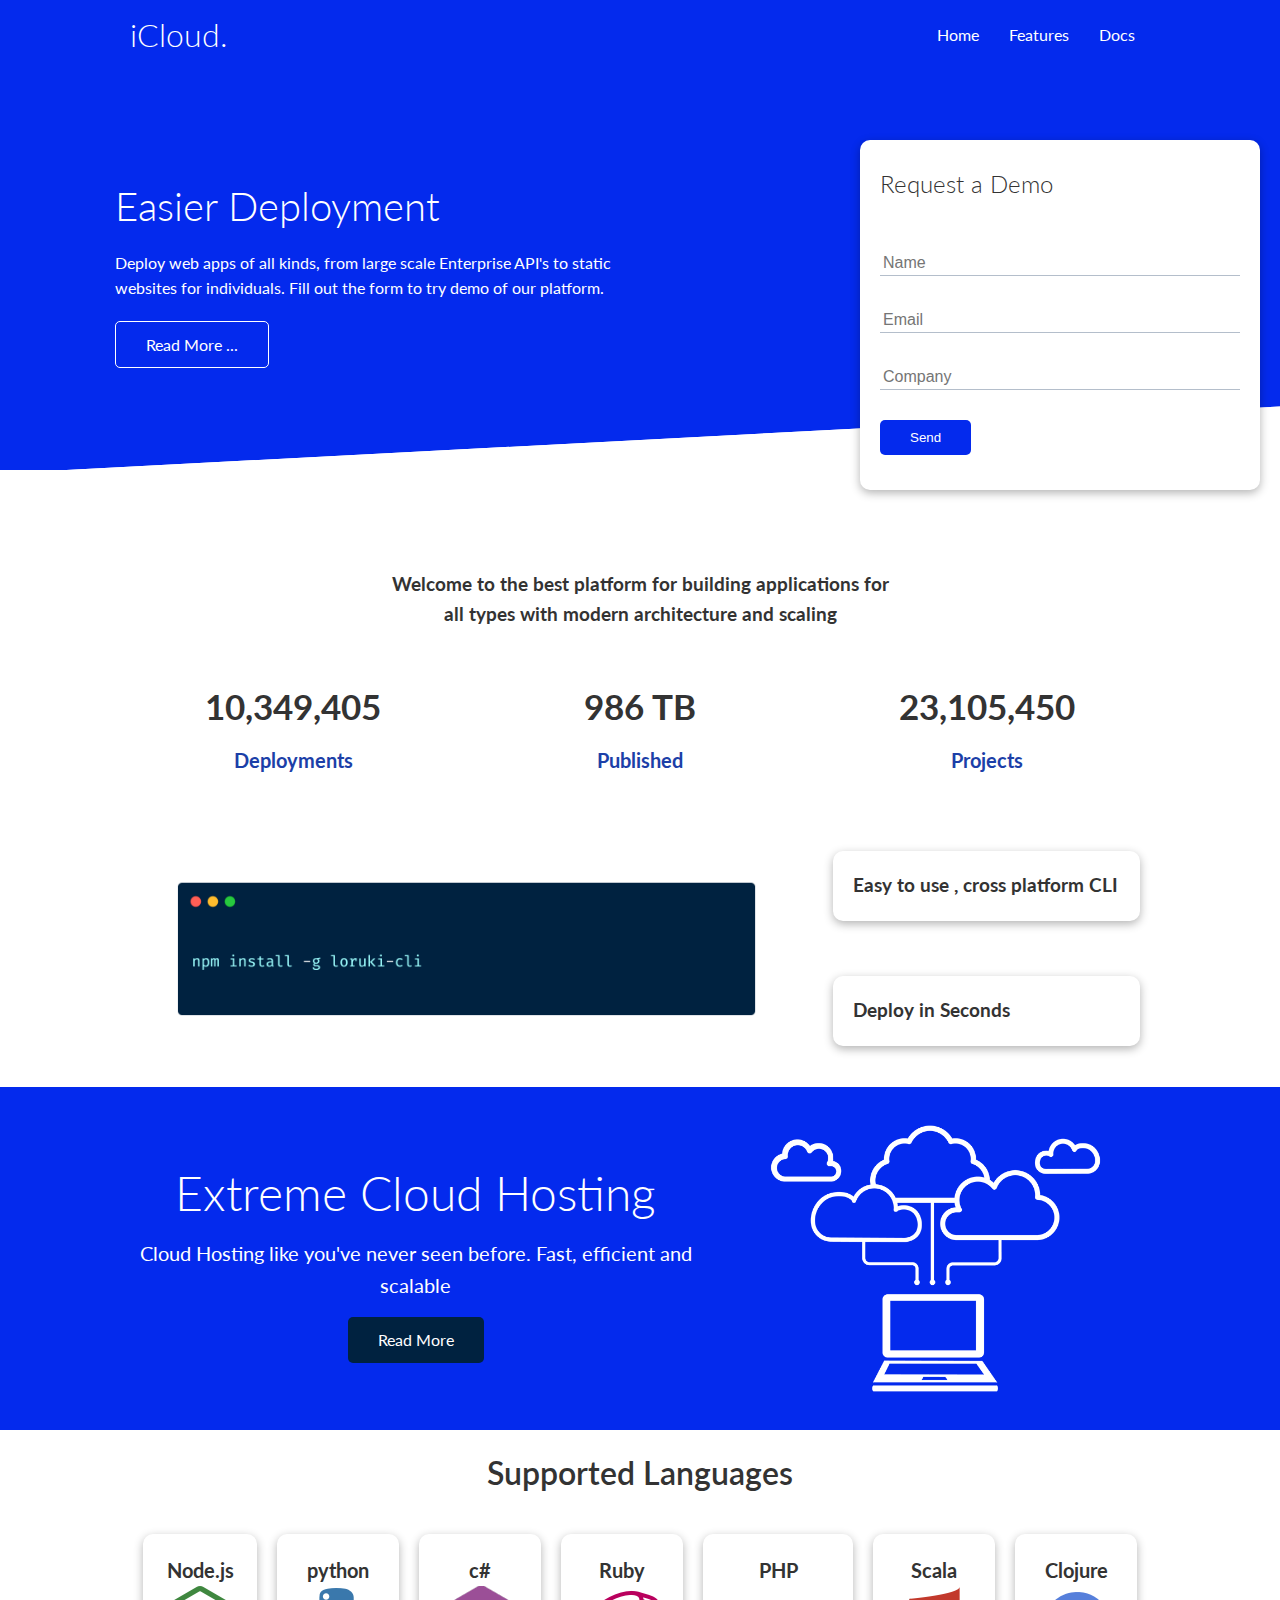
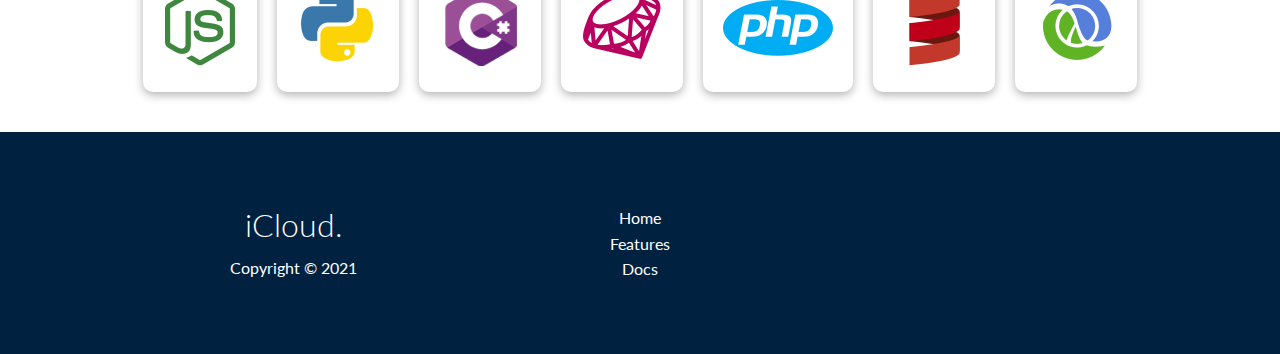
<file: index.html>
<!DOCTYPE html>
<html lang="en">

<head>
    <meta charset="UTF-8">
    <meta http-equiv="X-UA-Compatible" content="IE=edge">
    <meta name="viewport" content="width=device-width, initial-scale=1.0">
    <link rel="stylesheet" href="https://cdnjs.cloudflare.com/ajax/libs/font-awesome/5.15.2/css/all.min.css"
        integrity="sha512-HK5fgLBL+xu6dm/Ii3z4xhlSUyZgTT9tuc/hSrtw6uzJOvgRr2a9jyxxT1ely+B+xFAmJKVSTbpM/CuL7qxO8w=="
        crossorigin="anonymous" />
    <link rel="stylesheet" href="css/style.css">
    <link rel="stylesheet" href="css/utilities.css">
    <title>Loruki | Cloud Solutions</title>
</head>

<body>
    <div class="navbar">
        <div class="container flex">
            <h1 class="logo">iCloud.</h1>
            <nav>
                <ul>
                    <li><a href="index.html">Home</a></li>
                    <li><a href="features.html">Features</a></li>
                    <li><a href="docs.html">Docs</a></li>
                </ul>
            </nav>
        </div>
    </div>

    <!-- Showcase -->

    <section class="showcase">
        <div class="container grid">
            <div class="showcase-text">
                <h1>Easier Deployment</h1>
                <p>
                    Deploy web apps of all kinds, from large scale Enterprise API's to static websites for individuals.
                    Fill out the form to try demo of our platform.
                </p>
                <a href="features.html" class="btn btn-outline">Read More ...</a>
            </div>
            <div class="showcase-form card">
                <h2>Request a Demo</h2>
                <form name="contact" method="POST" netlify-honeypot="bot-field" data-netlify="true">
                    <input type="hidden" name="form-name" value="contact">
                    <p class="hidden">
                        <label>Don't fill this if you're a human:
                            <input name="bot-field" />
                        </label>
                    </p>
                    <div class="form-control">
                        <input type="text" name="name" placeholder="Name" required>
                    </div>
                    <div class="form-control">
                        <input type="email" name="email" placeholder="Email" required>
                    </div>
                    <div class="form-control">
                        <input type="text" name="company" placeholder="Company" required>
                    </div>
                    <input type="submit" value="Send" class="btn btn-primary">
                </form>
            </div>
        </div>
    </section>

    <!-- Stats -->

    <section class="stats">
        <div class="container">
            <h3 class="stats-heading text-center ">
                Welcome to the best platform for building applications for all types with modern architecture and
                scaling
            </h3>
            <div class="grid grid-3 text-center my-4">
                <div>
                    <i class="fas fa-server fa-3x"></i>
                    <h3>10,349,405</h3>
                    <p class="text-secondary">Deployments</p>
                </div>
                <div>
                    <i class="fas fa-upload fa-3x"></i>
                    <h3>986 TB</h3>
                    <p class="text-secondary">Published</p>
                </div>
                <div>
                    <i class="fas fa-project-diagram fa-3x"></i>
                    <h3>23,105,450</h3>
                    <p class="text-secondary">Projects</p>
                </div>
            </div>
        </div>
    </section>

<!-- CLI -->

    <section class="cli">
        <div class="container grid">
            <img src="images/cli.png" alt="cli image">
            <div class="card">
                <h3>Easy to use , cross platform CLI</h3>
            </div>
            <div class="card">
                <h3>Deploy in Seconds</h3>
            </div>
        </div>
    </section>
    <section class="cloud bg-primary my-2 py-2">
        <div class="container grid bg-primary">
            <div class="text-center">
                <h2 class="lg">Extreme Cloud Hosting</h2>
                <p class="lead my-1">Cloud Hosting like you've never seen before.
                    Fast, efficient and scalable</p>
                <a href="features.html" class="btn btn-dark">Read More</a>
            </div>
            <img src="images/cloud.png" alt="cloud image">
        </div>
    </section>

    <!-- Languages -->
    
    <section class="languages">
        <h2 class="md text-center my-2">
            Supported Languages
        </h2>
        <div class="container flex">
            <div class="card">
                <h4>Node.js</h4>
                <img src="images/node.png" alt="Node">
            </div>
            <div class="card">
                <h4>python</h4>
                <img src="images/python.png" alt="Node">
            </div>
            <div class="card">
                <h4>c#</h4>
                <img src="images/csharp.png" alt="Node">
            </div>
            <div class="card">
                <h4>Ruby</h4>
                <img src="images/ruby.png" alt="Node">
            </div>
            <div class="card">
                <h4>PHP</h4>
                <img src="images/php.png" alt="Node">
            </div>
            <div class="card">
                <h4>Scala</h4>
                <img src="images/scala.png" alt="Node">
            </div>
            <div class="card">
                <h4>Clojure</h4>
                <img src="images/clojure.png" alt="Node">
            </div>
        </div>
    </section>

<!-- Footer -->

    <footer class="footer bg-dark py-5">
        <div class="container grid grid-3 text-center">
            <div>
                <h1>iCloud.</h1>
                <p>Copyright &copy; 2021</p>
            </div>
            <nav>
                <ul>
                    <li><a href="index.html">Home</a></li>
                    <li><a href="features.html">Features</a></li>
                    <li><a href="docs.html">Docs</a></li>
                </ul>
            </nav>
            <div class="social">
                <a href="#"><i class="fab fa-twitter fa-2x"></i></a>
                <a href="#"><i class="fab fa-instagram fa-2x"></i></a>
                <a href="#"><i class="fab fa-facebook fa-2x"></i></a>
                <a href="#"><i class="fab fa-github fa-2x"></i></a>
            </div>
        </div>
    </footer>

</body>
</html>
</file>
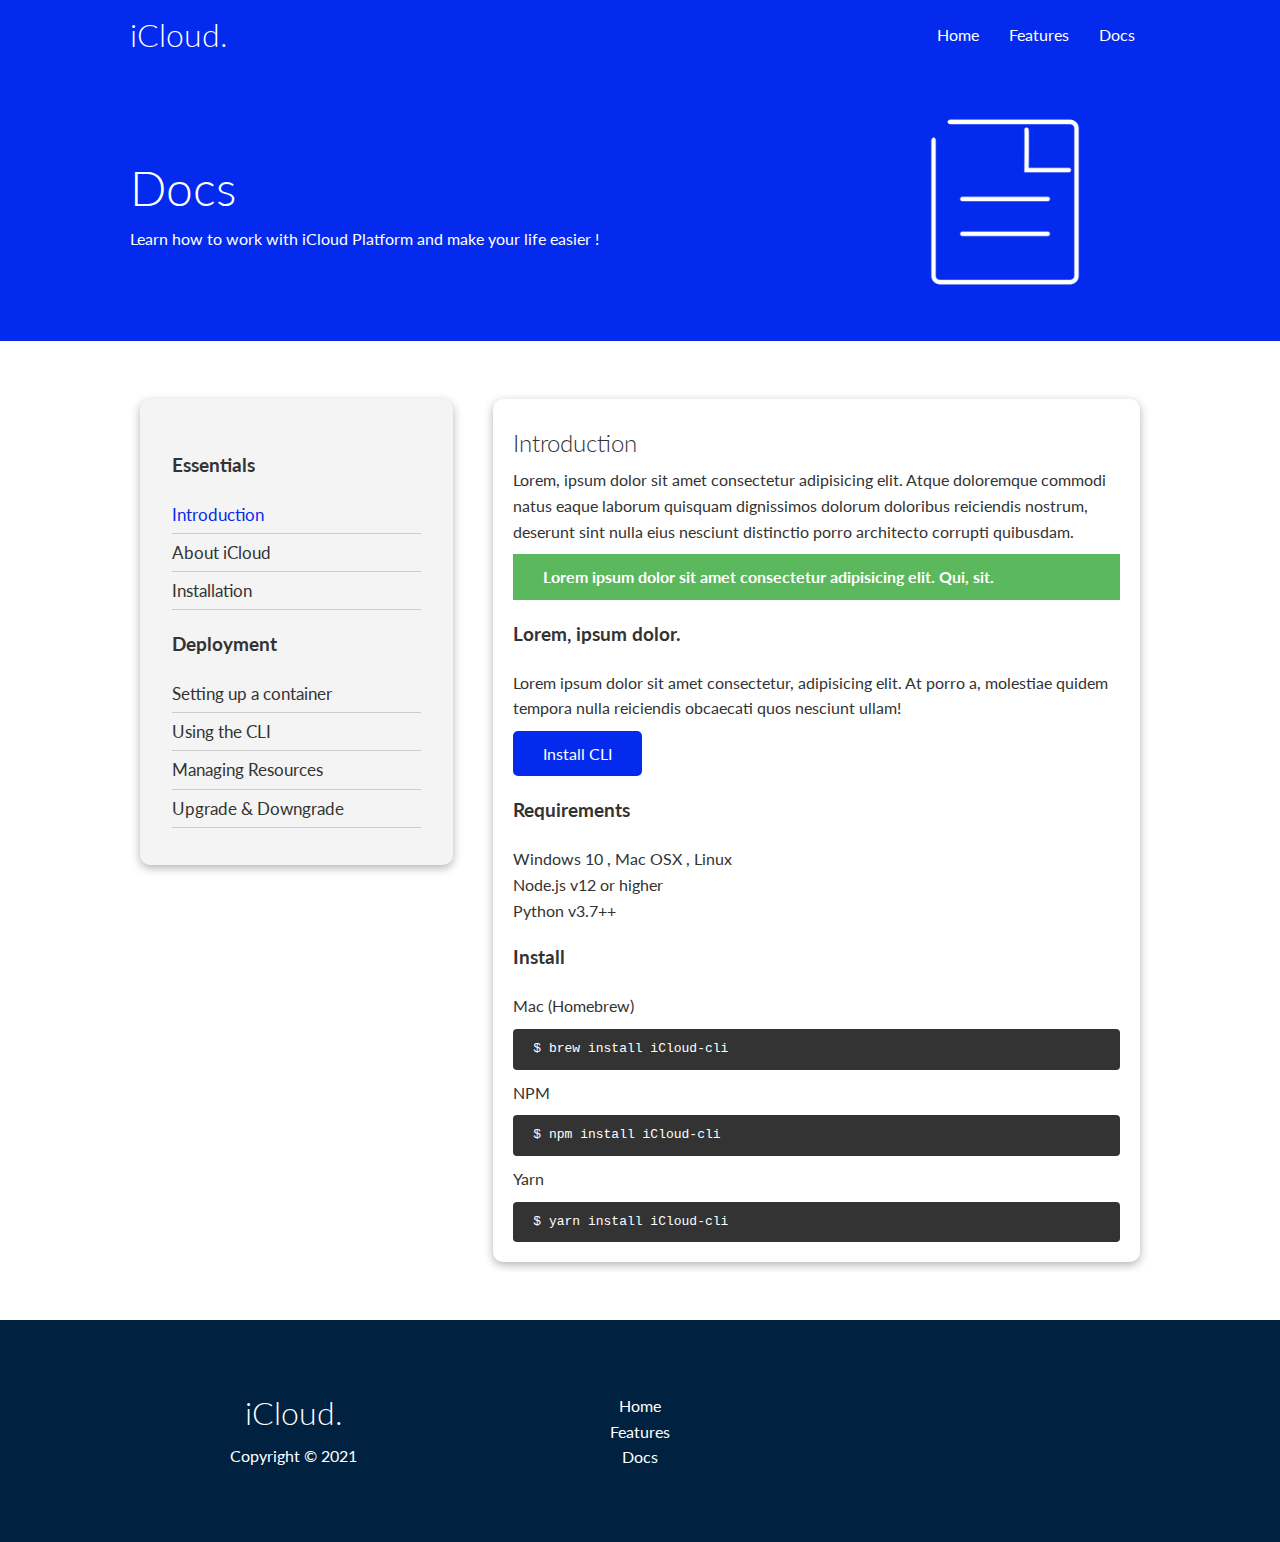
<file: docs.html>
<!DOCTYPE html>
<html lang="en">

<head>
    <meta charset="UTF-8">
    <meta http-equiv="X-UA-Compatible" content="IE=edge">
    <meta name="viewport" content="width=device-width, initial-scale=1.0">
    <link rel="stylesheet" href="https://cdnjs.cloudflare.com/ajax/libs/font-awesome/5.15.2/css/all.min.css"
        integrity="sha512-HK5fgLBL+xu6dm/Ii3z4xhlSUyZgTT9tuc/hSrtw6uzJOvgRr2a9jyxxT1ely+B+xFAmJKVSTbpM/CuL7qxO8w=="
        crossorigin="anonymous" />
    <link rel="stylesheet" href="css/style.css">
    <link rel="stylesheet" href="css/utilities.css">
    <title>Loruki | Cloud Solutions</title>
</head>

<body>

    <!-- NavBar -->

    <div class="navbar">
        <div class="container flex">
            <h1 class="logo">iCloud.</h1>
            <nav>
                <ul>
                    <li><a href="index.html">Home</a></li>
                    <li><a href="features.html">Features</a></li>
                    <li><a href="docs.html">Docs</a></li>
                </ul>
            </nav>
        </div>
    </div>

    <!-- Head -->

    <section class="docs-head bg-primary py-3">
        <div class="container grid ">
            <div>
                <h1 class="lg">Docs</h1>
                <p>Learn how to work with iCloud Platform and make your life easier !</p>
            </div>
            <div></div>
            <div>
                <img src="images/docs.png" alt="server image">
            </div>
        </div>
    </section>

    <!-- main -->

    <section class="docs-main my-4">
        <div class="container grid">
            <div class="card bg-light p-3">
                <h3 class="my-2">Essentials</h3>
                <nav>
                    <ul>
                        <li><a class="text-primary"href="#">Introduction</a></li>
                        <li><a href="#">About iCloud</a></li>
                        <li><a href="#">Installation</a></li>
                    </ul>
                </nav>
                <h3 class="my-2">Deployment</h3>
                <nav>
                    <ul>
                        <li><a href="#">Setting up a container</a></li>
                        <li><a href="#">Using the CLI</a></li>
                        <li><a href="#">Managing Resources</a></li>
                        <li><a href="#">Upgrade &amp; Downgrade</a></li>
                    </ul>
                </nav>
            </div>
            <div class="card">
                <h2>Introduction</h2>
                <p>Lorem, ipsum dolor sit amet consectetur adipisicing elit. Atque doloremque commodi natus eaque
                    laborum quisquam dignissimos dolorum doloribus reiciendis nostrum, deserunt sint nulla eius nesciunt
                    distinctio porro architecto corrupti quibusdam.</p>
                <div class="alert alert-success">
                    <i class="fa fa-info "></i>Lorem ipsum dolor sit amet consectetur adipisicing elit. Qui, sit.
                </div>
                <h3>Lorem, ipsum dolor.</h3>
                <p>Lorem ipsum dolor sit amet consectetur, adipisicing elit. At porro a, molestiae quidem tempora nulla
                    reiciendis obcaecati quos nesciunt ullam!</p>
                <a href="#" class="btn btn-primary">Install CLI</a>
                <h3>Requirements</h3>
                <ul>
                    <li>Windows 10 , Mac OSX , Linux</li>
                    <li>Node.js v12 or higher</li>
                    <li>Python v3.7++</li>
                </ul>
                <h3>Install</h3>
                <p>Mac (Homebrew)</p>
                <pre><code>$ brew install iCloud-cli</code></pre>
                <p>NPM</p>
                <pre><code>$ npm install iCloud-cli</code></pre>
                <p>Yarn</p>
                <pre><code>$ yarn install iCloud-cli</code></pre>
            </div>
        </div>
    </section>

    <!-- Footer -->

    <footer class="footer bg-dark py-5">
        <div class="container grid grid-3 text-center">
            <div>
                <h1>iCloud.</h1>
                <p>Copyright &copy; 2021</p>
            </div>
            <nav>
                <ul>
                    <li><a href="index.html">Home</a></li>
                    <li><a href="features.html">Features</a></li>
                    <li><a href="docs.html">Docs</a></li>
                </ul>
            </nav>
            <div class="social">
                <a href="#"><i class="fab fa-twitter fa-2x"></i></a>
                <a href="#"><i class="fab fa-instagram fa-2x"></i></a>
                <a href="#"><i class="fab fa-facebook fa-2x"></i></a>
                <a href="#"><i class="fab fa-github fa-2x"></i></a>
            </div>
        </div>
    </footer>
</body>

</html>
</file>
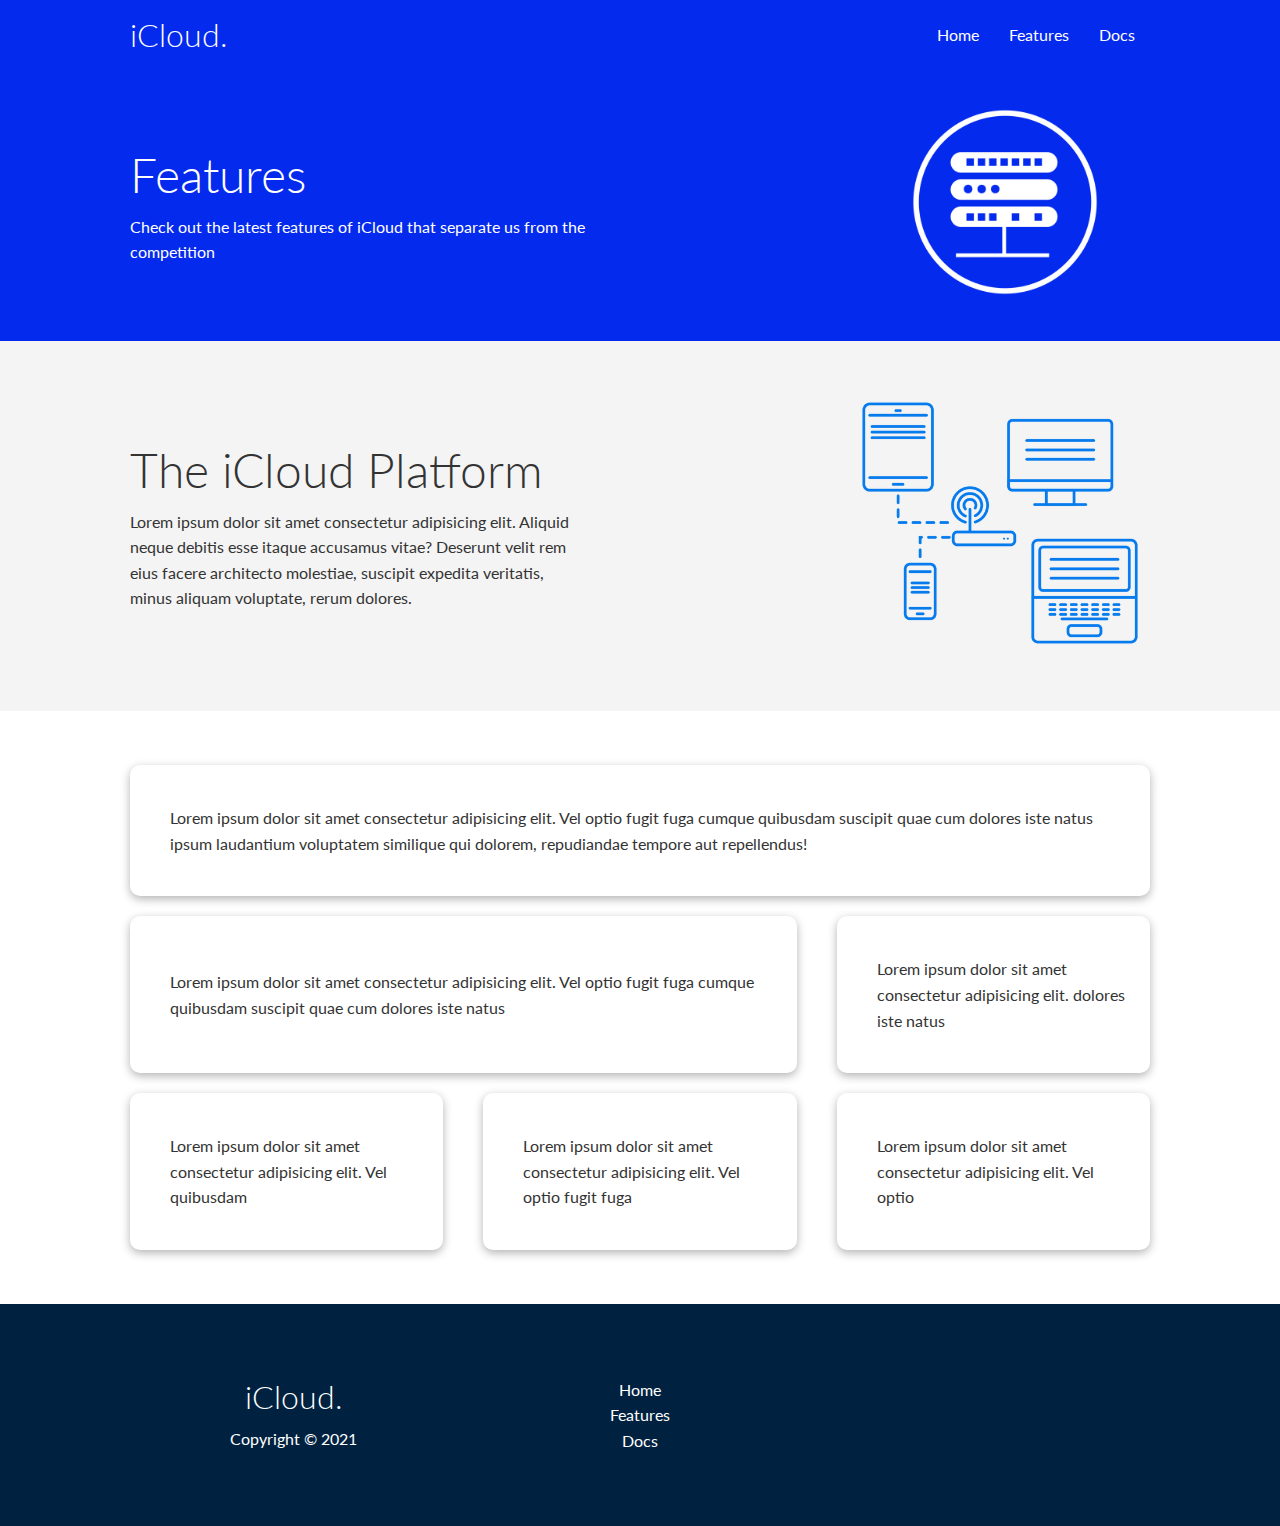
<file: features.html>
<!DOCTYPE html>
<html lang="en">

<head>
    <meta charset="UTF-8">
    <meta http-equiv="X-UA-Compatible" content="IE=edge">
    <meta name="viewport" content="width=device-width, initial-scale=1.0">
    <link rel="stylesheet" href="https://cdnjs.cloudflare.com/ajax/libs/font-awesome/5.15.2/css/all.min.css"
        integrity="sha512-HK5fgLBL+xu6dm/Ii3z4xhlSUyZgTT9tuc/hSrtw6uzJOvgRr2a9jyxxT1ely+B+xFAmJKVSTbpM/CuL7qxO8w=="
        crossorigin="anonymous" />
    <link rel="stylesheet" href="css/style.css">
    <link rel="stylesheet" href="css/utilities.css">
    <title>Loruki | Cloud Solutions</title>
</head>

<body>

    <!-- NavBar -->

    <div class="navbar">
        <div class="container flex">
            <h1 class="logo">iCloud.</h1>
            <nav>
                <ul>
                    <li><a href="index.html">Home</a></li>
                    <li><a href="features.html">Features</a></li>
                    <li><a href="docs.html">Docs</a></li>
                </ul>
            </nav>
        </div>
    </div>

    <!-- Head -->

    <section class="features-head bg-primary py-3">
        <div class="container grid">
            <div>
                <h1 class="lg">Features</h1>
                <p>Check out the latest features of iCloud that separate us from the competition</p>
            </div>
            <div></div>
            <div >
                <img src="images/server.png" alt="server image">
            </div>
        </div>
    </section>

    <!-- SubHead -->

    <section class="features-subhead bg-light py-3">
        <div class="container grid">
            <div>
                <h1 class="lg">The iCloud Platform</h1>
                <p>Lorem ipsum dolor sit amet consectetur adipisicing elit. Aliquid neque debitis esse itaque accusamus
                    vitae? Deserunt velit rem eius facere architecto molestiae, suscipit expedita veritatis, minus
                    aliquam voluptate, rerum dolores.</p>
            </div>
            <div></div>
            <div>
                <img src="images/server2.png" alt="server image">
            </div>
        </div>
    </section>
    <!-- main -->

    <section class="features-main my-2">
        <div class="container grid grid-3">
            <div class="card flex">
                <i class="fas fa-server fa-3x"></i>
                <p>Lorem ipsum dolor sit amet consectetur adipisicing elit. Vel optio fugit fuga cumque quibusdam
                    suscipit quae cum dolores iste natus ipsum laudantium voluptatem similique qui dolorem, repudiandae
                    tempore aut repellendus!</p>
            </div>
            <div class="card flex">
                <i class="fas fa-laptop-code fa-3x"></i>
                <p>Lorem ipsum dolor sit amet consectetur adipisicing elit. Vel optio fugit fuga cumque quibusdam
                    suscipit quae cum dolores iste natus </p>
            </div>
            <div class="card flex">
                <i class="fas fa-database fa-3x"></i>
                <p>Lorem ipsum dolor sit amet consectetur adipisicing elit. dolores iste natus </p>
            </div>
            <div class="card flex">
                <i class="fas fa-power-off fa-3x"></i>
                <p>Lorem ipsum dolor sit amet consectetur adipisicing elit. Vel quibusdam
                   </p>
            </div>
            <div class="card flex">
                <i class="fas fa-download fa-3x"></i>
                <p>Lorem ipsum dolor sit amet consectetur adipisicing elit. Vel optio fugit fuga </p>
            </div>
            <div class="card flex">
                <i class="fas fa-upload fa-3x"></i>
                <p>Lorem ipsum dolor sit amet consectetur adipisicing elit. Vel optio </p>
            </div>
        </div>
    </section>

    <!-- Footer -->

    <footer class="footer bg-dark py-5">
        <div class="container grid grid-3 text-center">
            <div>
                <h1>iCloud.</h1>
                <p>Copyright &copy; 2021</p>
            </div>
            <nav>
                <ul>
                    <li><a href="index.html">Home</a></li>
                    <li><a href="features.html">Features</a></li>
                    <li><a href="docs.html">Docs</a></li>
                </ul>
            </nav>
            <div class="social">
                <a href="#"><i class="fab fa-twitter fa-2x"></i></a>
                <a href="#"><i class="fab fa-instagram fa-2x"></i></a>
                <a href="#"><i class="fab fa-facebook fa-2x"></i></a>
                <a href="#"><i class="fab fa-github fa-2x"></i></a>
            </div>
        </div>
    </footer>
</body>

</html>
</file>
<file: css/style.css>
@import url('https://fonts.googleapis.com/css2?family=Lato:wght@300&display=swap');
:root {
    --primarycolor: #042aed;
    --secondarycolor: #1c3fa8;
    --darkcolor: #002240;
    --lightcolor: #f4f4f4;
    --success-color: #5cb85c;
    --danger-color: #d9534f;
    --error-color: #d9534f;
}

/* Initials */

* {
    box-sizing: border-box;
    padding: 0;
    margin: 0;
}

body {
    font-family: 'Lato', sans-serif;
    color: #333;
    line-height: 1.6;
}

ul {
    list-style: none;
}

a {
    text-decoration: none;
    color: #333;
}

h1, h2 {
    font-weight: 300;
    line-height: 1.2;
    margin: 10px 0;
}

p {
    margin: 10px 0;
}

img {
    width: 100%;
}

code, pre {
    background-color: #333;
    color: white;
    padding: 10px;
    border-radius: 4px;
}

/* Navbar Stylings */

.navbar {
    background-color: var(--primarycolor);
    color: white;
    height: 70px;
}

.navbar .flex {
    justify-content: space-between;
}

.navbar ul {
    display: flex;
}

.navbar a {
    color: white;
    padding: 10px;
    margin: 0 5px;
}

.navbar a:hover {
    border-bottom: 2px solid white;
}

.hidden {
    visibility: hidden;
    height: 0;
}

/* Showcase */

.showcase {
    height: 400px;
    background-color: var(--primarycolor);
    color: white;
    position: relative;
}

.showcase h1 {
    font-size: 40px;
}

.showcase p {
    margin: 20px 0;
}

.showcase .grid {
    grid-template-columns: 55% 45%;
    gap: 30px;
    overflow: visible;
}

.showcase-text {
    animation: slideInFromLeft 1s ease-out;
}

.showcase-form {
    position: relative;
    top: 60px;
    height: 350px;
    width: 400px;
    padding: 40px;
    z-index: 100;
    animation: slideInFromRight 1s ease-out;
}

.showcase-form .form-control {
    margin: 30px 0;
}

.showcase-form input[type="text"], .showcase-form input[type="email"] {
    border: 0;
    border-bottom: 1px solid #b4becb;
    width: 100%;
    padding: 3px;
    font-size: 16px;
}

.showcase-form input:focus {
    outline: none;
}

.showcase::before, .showcase::after {
    content: '';
    position: absolute;
    height: 100px;
    bottom: -70px;
    right: 0;
    left: 0;
    background: white;
    transform: skewY(-3deg);
    -webkit-transform: skewY(-3deg);
    -moz-transform: skewY(-3deg);
    -ms-transform: skewY(-3deg);
}

/* Stats */

.stats {
    padding-top: 100px;
    animation: slideInFromBottom 1s ease-out;
}

.stats-heading {
    margin: auto;
    max-width: 500px;
}

.stats .grid h3 {
    font-size: 35px
}

.stats .grid p {
    font-size: 20px;
    font-weight: bold;
}

.cli .grid {
    grid-template-columns: repeat(3, 1fr);
    grid-template-rows: repeat(2, 1fr);
}

.cli .grid>*:first-child {
    grid-column: 1 / span 2;
    grid-row: 1 / span 2;
}

/* Cloud */

.cloud .grid {
    grid-template-columns: 4fr 3fr;
}

/* Languages */

.languages .flex {
    flex-wrap: wrap;
}

.languages .card {
    text-align: center;
    margin: 18px 10px 40px;
    transition: transform 0.2s ease-in;
}

.languages h2 {
    font-weight: 600;
}

.languages .card h4 {
    font-size: 20px;
}

.languages .card:hover {
    transform: translateY(-15px);
}

/* Features */

.features-head .grid, .features-subhead .grid {
    grid-template-columns: 4fr 2fr 2fr;
}

.features-head img {
    width: 200px;
    justify-self: flex-end;
}

.features-subhead img {
    width: 300px;
    justify-self: flex-end;
}

/* fearures-main */

.features-main .card>i {
    margin-right: 20px;
}

.features-main .grid {
    padding: 30px;
}

.features-main .grid-3>*:nth-child(1) {
    grid-column: 1/span 3;
}

.features-main .grid-3>*:nth-child(2) {
    grid-column: 1/span 2;
}

/* Docs */

.docs-head .grid {
    grid-template-columns: 4fr 2fr 2fr;
}

.docs-head img {
    width: 200px;
}

/* Docs-main */

.docs-main .grid {
    grid-template-columns: 1fr 2fr;
    align-items: flex-start;
}

.docs-main nav li {
    font-size: 17px;
    padding-bottom: 5px;
    margin-bottom: 5px;
    border-bottom: 1px solid #ccc;
}

.docs-main a:hover {
    font-weight: bold;
}

.docs-main h3 {
    margin: 20px 0;
}

/* Footer */

.footer .social a {
    margin: 0 10px;
}

/* Animations */

@keyframes slideInFromLeft {
    0% {
        transform: translateX(-200px);
    }
    100% {
        transform: translateX(0px);
    }
}

@keyframes slideInFromRight {
    0% {
        transform: translateX(200px);
    }
    100% {
        transform: translateX(0px);
    }
}

@keyframes slideInFromTop {
    0% {
        transform: translateY(-200px);
    }
    100% {
        transform: translateY(0px);
    }
}

@keyframes slideInFromBottom {
    0% {
        transform: translateY(200px);
    }
    100% {
        transform: translateY(0px);
    }
}

/* above tablets */

@media(min-width:769px) {
    .showcase .card {
        width: 40vw;
        max-width: 400px;
        position: absolute;
        right: 10px;
    }
}

/* Tablets and under */

@media(max-width:768px) {
    .grid, .showcase .grid, .stats .grid, .cloud .grid, .cli .grid, .footer .grid, .features-head .grid, .features-subhead .grid, .features-main .grid, .docs-head .grid, .docs-main .grid {
        grid-template-columns: 1fr;
        grid-template-rows: 1fr;
    }
    .cli .grid>*:first-child {
        grid-column: 1;
        grid-row: 1;
    }
    .showcase {
        height: auto;
    }
    .showcase-text {
        text-align: center;
        margin-top: 40PX;
        animation: slideInFromTop 1s ease-out;
    }
    .showcase-form {
        justify-self: center;
        margin: auto;
        animation: slideInFromBottom 1s ease-out;
    }
    .features-head, .features-subhead, .docs-head {
        text-align: center;
    }
    .features-main .grid>*:first-child, .features-main .grid>*:nth-child(2) {
        grid-column: 1;
    }
}

/* Mobile */

@media(max-width:500px) {
    .navbar {
        height: 110px;
    }
    .navbar .flex {
        flex-direction: column;
    }
    .navbar ul {
        padding: 10px;
        background-color: rgba(0, 0, 0, 0.1);
    }
    .showcase .card {
        max-width: 70vw;
    }
    .showcase-text {
        animation: slideInFromLeft 1s ease-out;
    }
    .showcase-form {
        animation: slideInFromRight 1s ease-out;
    }
}
</file>
<file: css/utilities.css>
/* Utilities */

.container {
    max-width: 1100px;
    margin: 0 auto;
    overflow: auto;
    padding: 0 40px;
}

.card {
    background-color: white;
    color:#333;
    border-radius: 10px;
    box-shadow:0px 3px 10px rgba(0,0,0,0.3);
    padding:20px;
    margin:10px;
}

.btn {
    display: inline-block;
    padding:10px 30px;
    background-color: var(--primarycolor);
    color:white;
    border:none;
    border-radius: 5px;
    cursor: pointer;
}

.btn:hover {
   transform:scale(0.97);
}

.btn-outline {
    background-color: transparent;
    border: 1px solid white;
}

.alert {
    background-color:var(--lightcolor);
    padding:10px 20px;
    font-weight:bold;
}

.alert i {
    margin-right: 10px;
}

.alert-success {
    background-color: var(--success-color);
    color: white;
}

.alert-danger {
    background-color: var(--error-color);
    color:white;
}

/* Backgrounds and coloured buttons */

.bg-primary,
.btn-primary {
    background-color: var(--primarycolor);
    color:#fff;
}

.bg-secondary,
.btn-secondary {
    background-color: var(--secondarycolor);
    color:#fff;
}

.bg-dark,
.btn-dark {
    background-color: var(--darkcolor);
    color:#fff;
}

.bg-light,
.btn-light {
    background-color: var(--lightcolor);
    color:#333;
}
.text-primary {
    color:var(--primarycolor);
}

.text-secondary {
    color:var(--secondarycolor);
}

.text-dark {
    color:var(--darkcolor);
}

.text-light {
    color:var(--lightcolor);
}

.bg-primary a,
.btn-primary a,
.bg-secondary a,
.btn-secondary a,
.bg-dark a,
.btn-dark a{
    color:white;
}
/* Text-
 */

.lead {
    font-size: 20px;
}

.sm {
    font-size: 1rem;
}

.md {
    font-size: 2rem;
}

.lg {
    font-size: 3rem;
}

.xl {
    font-size: 4rem;
}
.text-center {
    text-align: center;
}
.flex {
    display: flex;
    justify-content: center;
    align-items: center;
    height: 100%;
}

.grid {
    height:100%;
    display: grid;
    grid-template-columns: repeat(2,1fr);
    gap: 20px;
    justify-content: center;
    align-items: center;
}

.grid-3 {
    grid-template-columns: repeat(3,1fr);
}

/* Margins */

.m-1 {
    margin:1rem;
}

.m-2 {
    margin:1.5rem;
}

.m-3 {
    margin:2rem;
}

.m-4 {
    margin:3rem;
}

.m-5 {
    margin:4rem;
}
 
.my-1 {
    margin:1rem 0;
}

.my-2 {
    margin:1.5rem 0;
}

.my-3 {
    margin:2rem 0;
}

.my-4 {
    margin:3rem 0;
}

.my-5 {
    margin:4rem 0;
}

/* Paddings */

.p-1 {
    padding:1rem;
}

.p-2 {
    padding:1.5rem;
}

.p-3 {
    padding:2rem;
}

.p-4 {
    padding:3rem;
}

.p-5 {
    padding:4rem;
}

.py-1 {
    padding:1rem 0;
}

.py-2 {
    padding:1.5rem 0;
}

.py-3 {
    padding:2rem 0;
}

.py-4 {
    padding:3rem 0;
}

.py-5 {
    padding:4rem 0;
}
</file>
